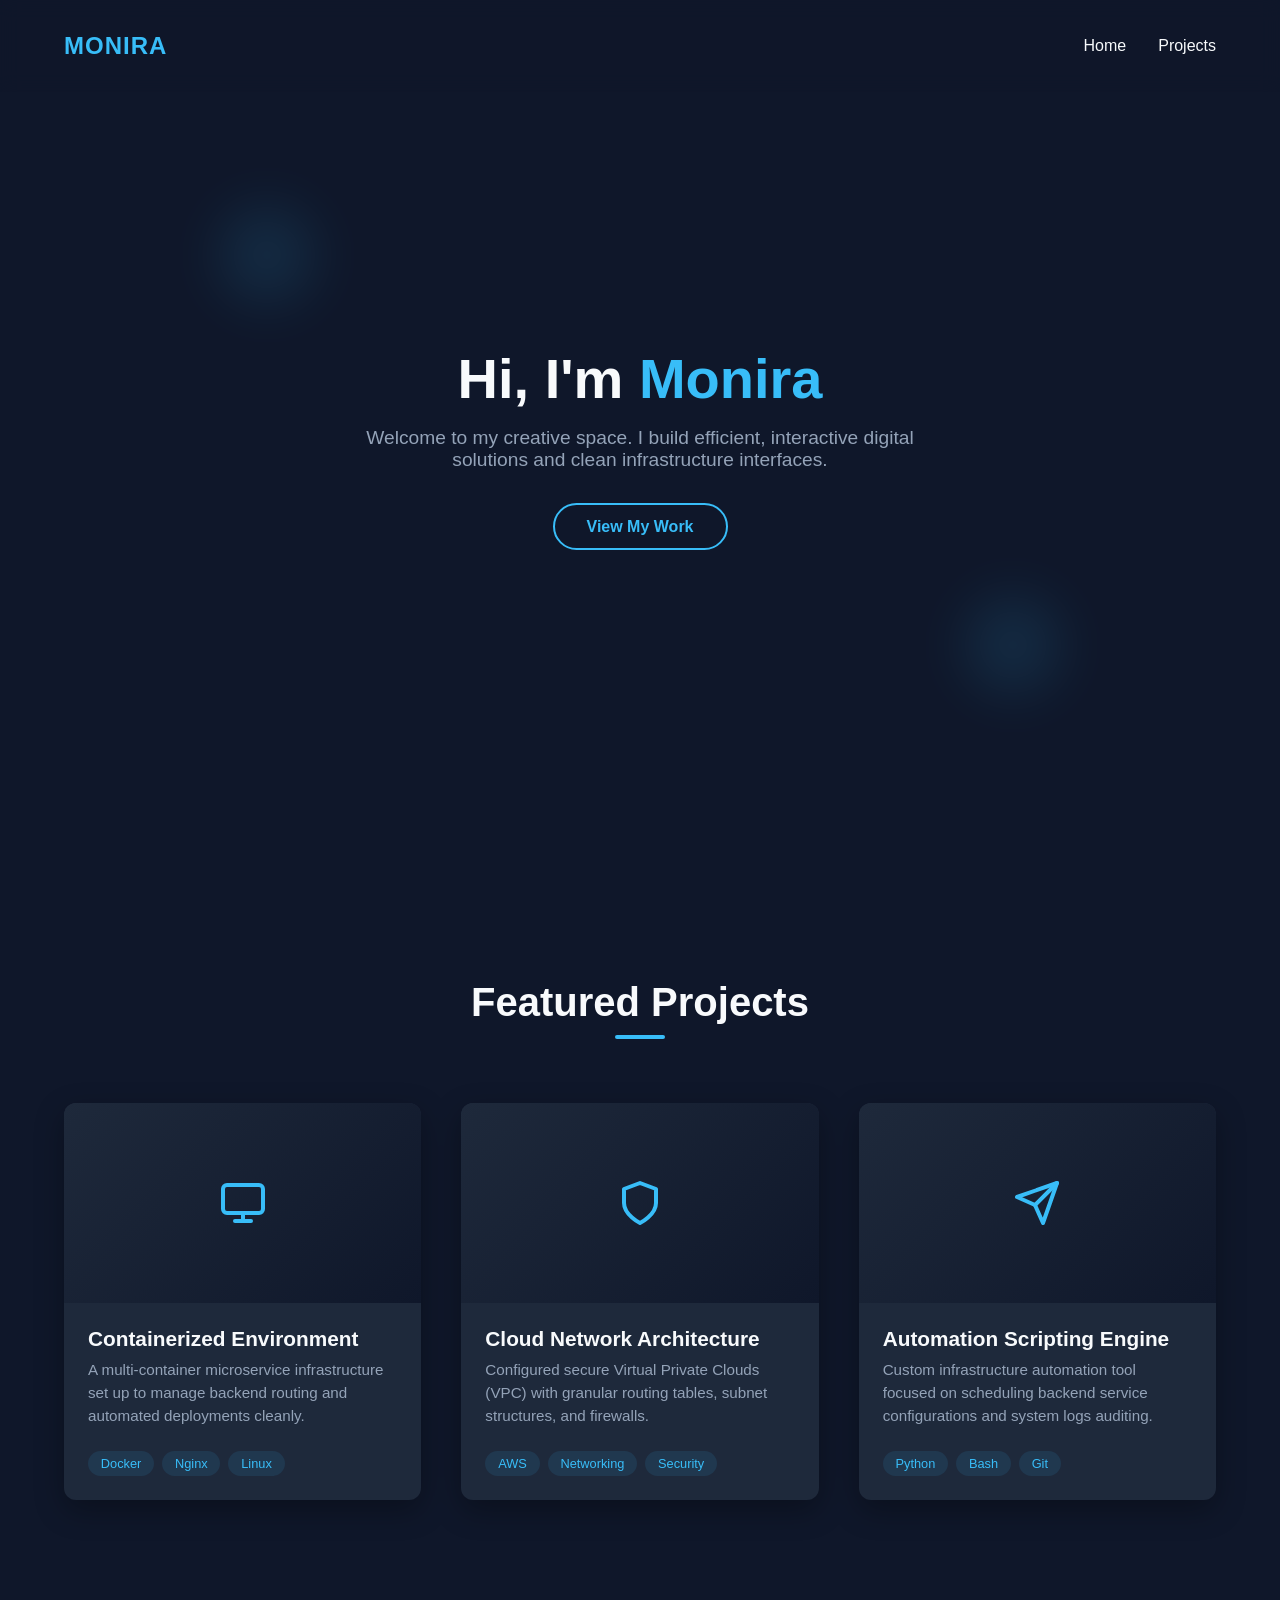
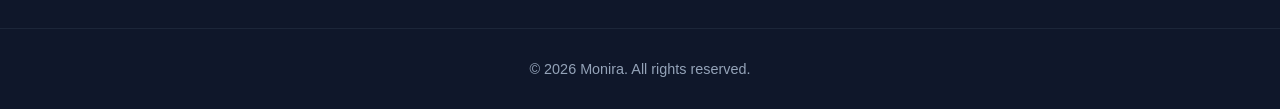
<file: index.html>
<!DOCTYPE html>
<html lang="en">

<head>
    <meta charset="UTF-8">
    <meta name="viewport" content="width=device-width, initial-scale=1.0">
    <title>Monira | Portfolio</title>
    <link rel="stylesheet" href="style.css">
</head>

<body>

    <div class="floating-shape shape1"></div>
    <div class="floating-shape shape2"></div>

    <nav>
        <div class="logo">MONIRA</div>
        <ul class="nav-links">
            <li><a href="#home">Home</a></li>
            <li><a href="#projects">Projects</a></li>
        </ul>
    </nav>

    <section class="hero" id="home">
        <div class="hero-content">
            <h1>Hi, I'm <span>Monira</span></h1>
            <p>Welcome to my creative space. I build efficient, interactive digital solutions and clean infrastructure
                interfaces.</p>
            <a href="#projects" class="cta-btn">View My Work</a>
        </div>
    </section>

    <section class="projects-section" id="projects">
        <h2 class="section-title">Featured Projects</h2>

        <div class="projects-grid">
            <div class="project-card">
                <div class="project-image">
                    <svg class="project-icon" xmlns="http://www.w3.org/2000/svg" width="48" height="48"
                        viewBox="0 0 24 24" fill="none" stroke="currentColor" stroke-width="2" stroke-linecap="round"
                        stroke-linejoin="round">
                        <rect width="20" height="14" x="2" y="3" rx="2" />
                        <line x1="8" x2="16" y1="21" y2="21" />
                        <line x1="12" x2="12" y1="17" y2="21" />
                    </svg>
                </div>
                <div class="project-info">
                    <h3>Containerized Environment</h3>
                    <p>A multi-container microservice infrastructure set up to manage backend routing and automated
                        deployments cleanly.</p>
                    <div class="project-tags">
                        <span class="tag">Docker</span>
                        <span class="tag">Nginx</span>
                        <span class="tag">Linux</span>
                    </div>
                </div>
            </div>

            <div class="project-card">
                <div class="project-image">
                    <svg class="project-icon" xmlns="http://www.w3.org/2000/svg" width="48" height="48"
                        viewBox="0 0 24 24" fill="none" stroke="currentColor" stroke-width="2" stroke-linecap="round"
                        stroke-linejoin="round">
                        <path d="M12 22s8-4 8-10V5l-8-3-8 3v7c0 6 8 10 8 10z" />
                    </svg>
                </div>
                <div class="project-info">
                    <h3>Cloud Network Architecture</h3>
                    <p>Configured secure Virtual Private Clouds (VPC) with granular routing tables, subnet structures,
                        and firewalls.</p>
                    <div class="project-tags">
                        <span class="tag">AWS</span>
                        <span class="tag">Networking</span>
                        <span class="tag">Security</span>
                    </div>
                </div>
            </div>

            <div class="project-card">
                <div class="project-image">
                    <svg class="project-icon" xmlns="http://www.w3.org/2000/svg" width="48" height="48"
                        viewBox="0 0 24 24" fill="none" stroke="currentColor" stroke-width="2" stroke-linecap="round"
                        stroke-linejoin="round">
                        <path d="m22 2-7 20-4-9-9-4Z" />
                        <path d="M22 2 11 13" />
                    </svg>
                </div>
                <div class="project-info">
                    <h3>Automation Scripting Engine</h3>
                    <p>Custom infrastructure automation tool focused on scheduling backend service configurations and
                        system logs auditing.</p>
                    <div class="project-tags">
                        <span class="tag">Python</span>
                        <span class="tag">Bash</span>
                        <span class="tag">Git</span>
                    </div>
                </div>
            </div>
        </div>
    </section>

    <footer>
        <p>&copy; 2026 Monira. All rights reserved.</p>
    </footer>

</body>

</html>
</file>
<file: style.css>
/* --- Reset & Core Styles --- */
* {
    margin: 0;
    padding: 0;
    box-sizing: border-box;
    font-family: 'Segoe UI', Tahoma, Geneva, Verdana, sans-serif;
}

:root {
    --bg-color: #0f172a;
    --text-color: #f8fafc;
    --accent-color: #38bdf8;
    --card-bg: #1e293b;
    --text-muted: #94a3b8;
}

body {
    background-color: var(--bg-color);
    color: var(--text-color);
    overflow-x: hidden;
    scroll-behavior: smooth;
}

/* --- Navigation --- */
nav {
    display: flex;
    justify-content: space-between;
    align-items: center;
    padding: 2rem 5%;
    position: fixed;
    width: 100%;
    top: 0;
    z-index: 100;
    background: rgba(15, 23, 42, 0.8);
    backdrop-filter: blur(10px);
    animation: fadeInDown 1s ease forwards;
}

.logo {
    font-size: 1.5rem;
    font-weight: 700;
    color: var(--accent-color);
    letter-spacing: 1px;
}

.nav-links {
    display: flex;
    list-style: none;
    gap: 2rem;
}

.nav-links a {
    color: var(--text-color);
    text-decoration: none;
    font-weight: 500;
    transition: color 0.3s ease;
}

.nav-links a:hover {
    color: var(--accent-color);
}

/* --- Hero Section --- */
.hero {
    height: 100vh;
    display: flex;
    flex-direction: column;
    justify-content: center;
    align-items: center;
    text-align: center;
    padding: 0 1rem;
    position: relative;
}

.hero-content h1 {
    font-size: 3.5rem;
    margin-bottom: 1rem;
    opacity: 0;
    animation: fadeInUp 1s ease forwards 0.5s;
}

.hero-content h1 span {
    color: var(--accent-color);
}

.hero-content p {
    font-size: 1.2rem;
    color: var(--text-muted);
    margin-bottom: 2rem;
    max-width: 600px;
    opacity: 0;
    animation: fadeInUp 1s ease forwards 0.8s;
}

.cta-btn {
    display: inline-block;
    padding: 0.8rem 2rem;
    background: transparent;
    color: var(--accent-color);
    border: 2px solid var(--accent-color);
    border-radius: 50px;
    text-decoration: none;
    font-weight: 600;
    overflow: hidden;
    position: relative;
    transition: color 0.3s ease;
    opacity: 0;
    animation: fadeInUp 1s ease forwards 1.1s;
}

.cta-btn::before {
    content: '';
    position: absolute;
    top: 0;
    left: -100%;
    width: 100%;
    height: 100%;
    background: var(--accent-color);
    transition: left 0.4s ease;
    z-index: -1;
}

.cta-btn:hover::before {
    left: 0;
}

.cta-btn:hover {
    color: var(--bg-color);
}

/* Decorative Floating Background Shapes */
.floating-shape {
    position: absolute;
    width: 150px;
    height: 150px;
    background: radial-gradient(var(--accent-color), transparent 70%);
    border-radius: 50%;
    opacity: 0.15;
    filter: blur(20px);
    animation: float 6s ease-in-out infinite;
}

.shape1 {
    top: 20%;
    left: 15%;
}

.shape2 {
    bottom: 20%;
    right: 15%;
    animation-delay: 3s;
}

/* --- Projects Section --- */
.projects-section {
    padding: 5rem 5% 8rem 5%;
}

.section-title {
    text-align: center;
    font-size: 2.5rem;
    margin-bottom: 4rem;
    position: relative;
}

.section-title::after {
    content: '';
    display: block;
    width: 50px;
    height: 4px;
    background: var(--accent-color);
    margin: 10px auto 0 auto;
    border-radius: 2px;
}

.projects-grid {
    display: grid;
    grid-template-columns: repeat(auto-fit, minmax(300px, 1fr));
    gap: 2.5rem;
}

.project-card {
    background-color: var(--card-bg);
    border-radius: 12px;
    overflow: hidden;
    box-shadow: 0 10px 30px rgba(0, 0, 0, 0.3);
    transition: transform 0.4s cubic-bezier(0.175, 0.885, 0.32, 1.275), box-shadow 0.4s ease;
    position: relative;
}

/* Hover Animation Lifting Effect */
.project-card:hover {
    transform: translateY(-10px);
    box-shadow: 0 20px 40px rgba(56, 189, 248, 0.15);
}

.project-image {
    height: 200px;
    background: linear-gradient(135deg, #1e293b, #0f172a);
    display: flex;
    align-items: center;
    justify-content: center;
    position: relative;
    overflow: hidden;
}

.project-image::before {
    content: '';
    position: absolute;
    width: 100%;
    height: 100%;
    background: var(--accent-color);
    opacity: 0;
    transition: opacity 0.3s ease;
}

.project-card:hover .project-image::before {
    opacity: 0.1;
}

.project-icon {
    font-size: 3rem;
    color: var(--accent-color);
    transition: transform 0.4s ease;
}

.project-card:hover .project-icon {
    transform: scale(1.2) rotate(5deg);
}

.project-info {
    padding: 1.5rem;
}

.project-info h3 {
    font-size: 1.3rem;
    margin-bottom: 0.5rem;
}

.project-info p {
    color: var(--text-muted);
    font-size: 0.95rem;
    line-height: 1.5;
    margin-bottom: 1.5rem;
}

.project-tags {
    display: flex;
    flex-wrap: wrap;
    gap: 0.5rem;
}

.tag {
    background: rgba(56, 189, 248, 0.1);
    color: var(--accent-color);
    padding: 0.3rem 0.8rem;
    border-radius: 20px;
    font-size: 0.8rem;
    font-weight: 500;
}

/* --- Footer --- */
footer {
    text-align: center;
    padding: 2rem;
    border-top: 1px solid rgba(148, 163, 184, 0.1);
    color: var(--text-muted);
    font-size: 0.9rem;
}

/* --- Keyframe Animations --- */
@keyframes fadeInDown {
    from {
        opacity: 0;
        transform: translateY(-20px);
    }

    to {
        opacity: 1;
        transform: translateY(0);
    }
}

@keyframes fadeInUp {
    from {
        opacity: 0;
        transform: translateY(30px);
    }

    to {
        opacity: 1;
        transform: translateY(0);
    }
}

@keyframes float {

    0%,
    100% {
        transform: translateY(0) scale(1);
    }

    50% {
        transform: translateY(-20px) scale(1.05);
    }
}

/* --- Responsive Layout Configurations --- */
@media (max-width: 768px) {
    .hero-content h1 {
        font-size: 2.5rem;
    }

    .nav-links {
        display: none;
    }
}
</file>
